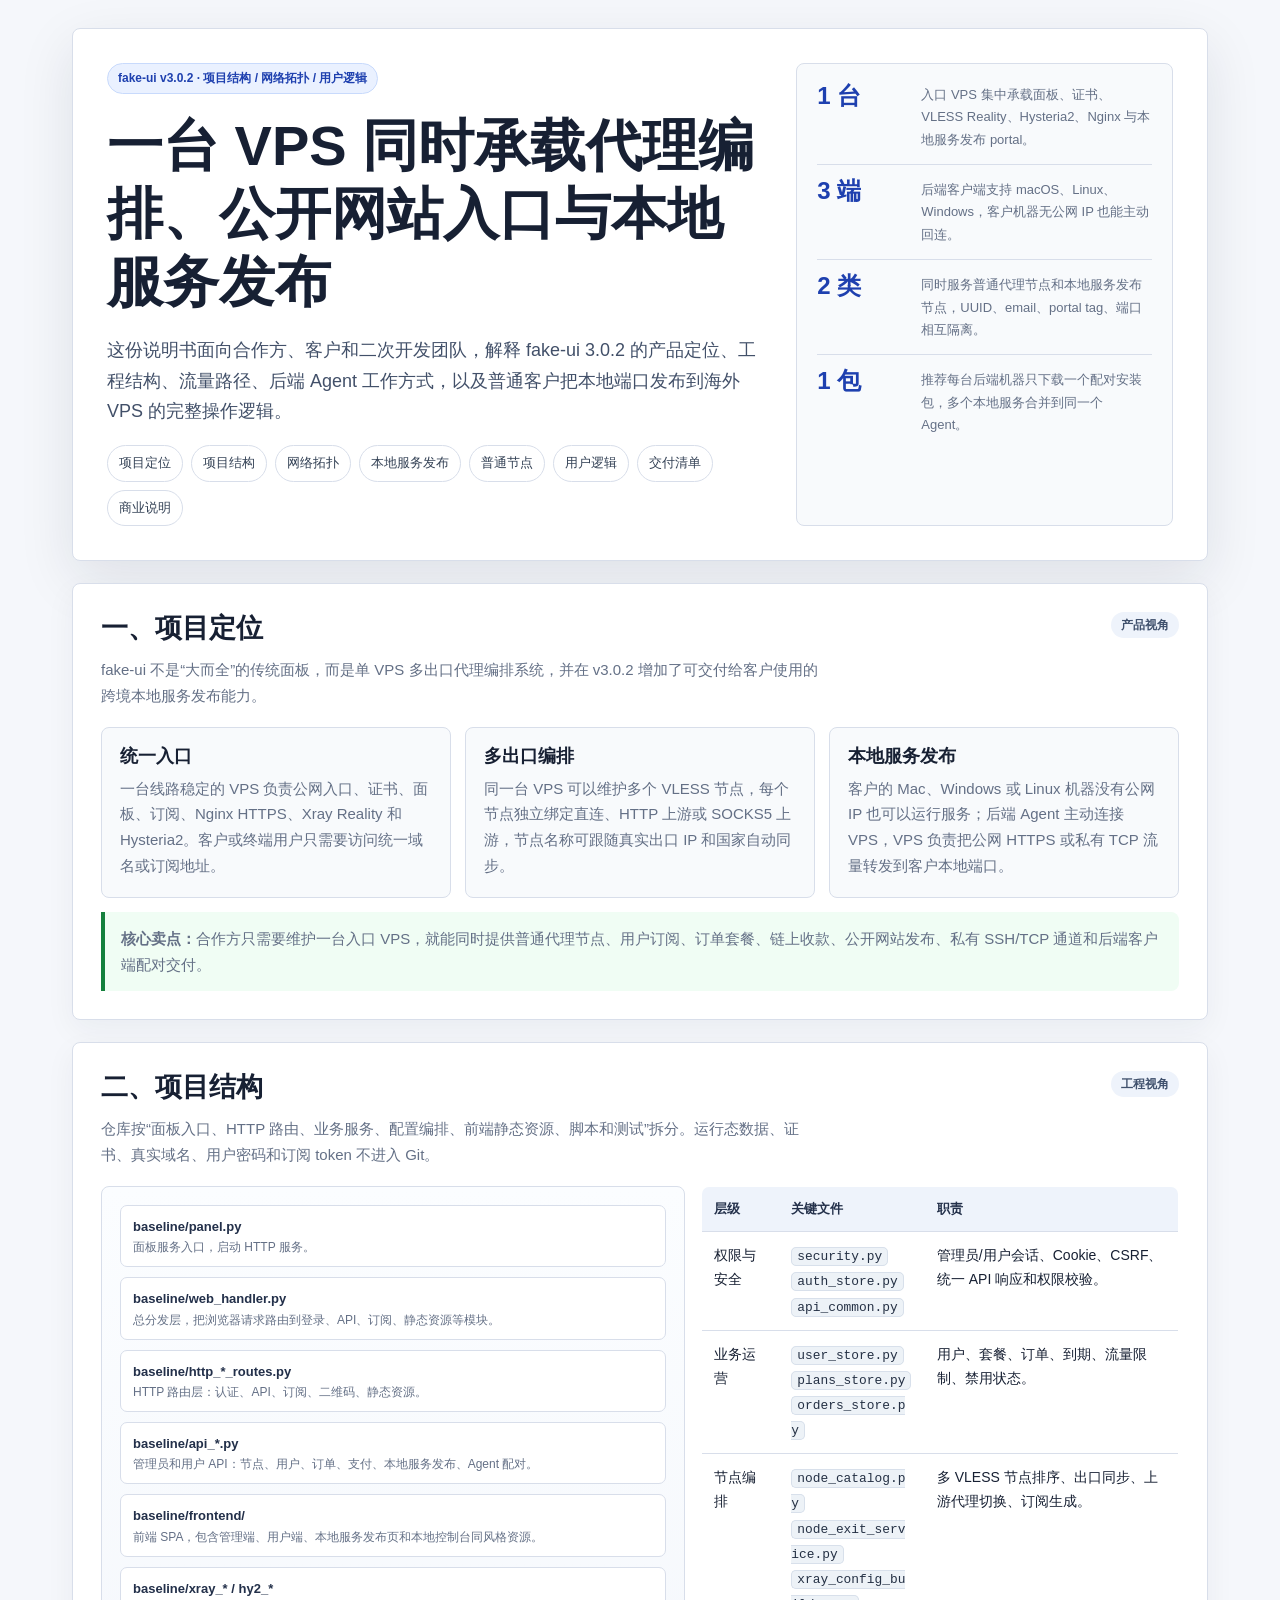
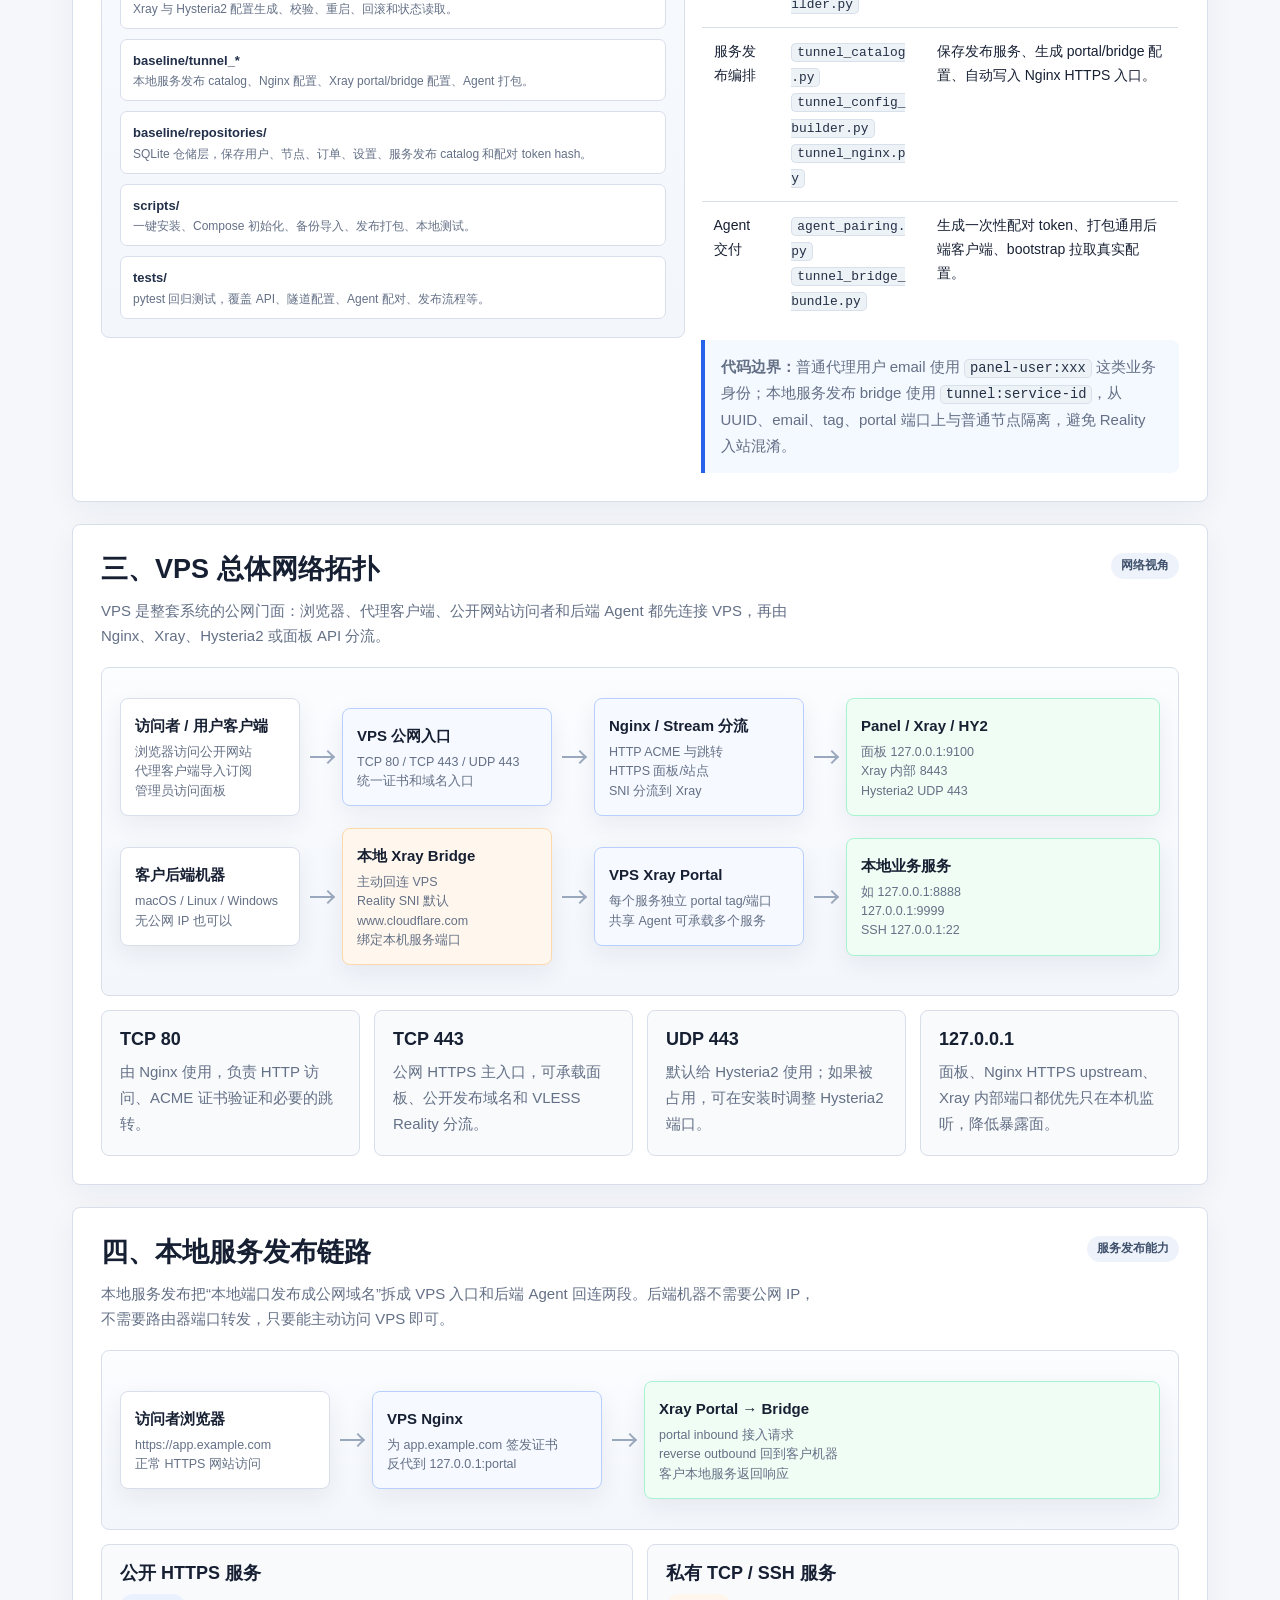
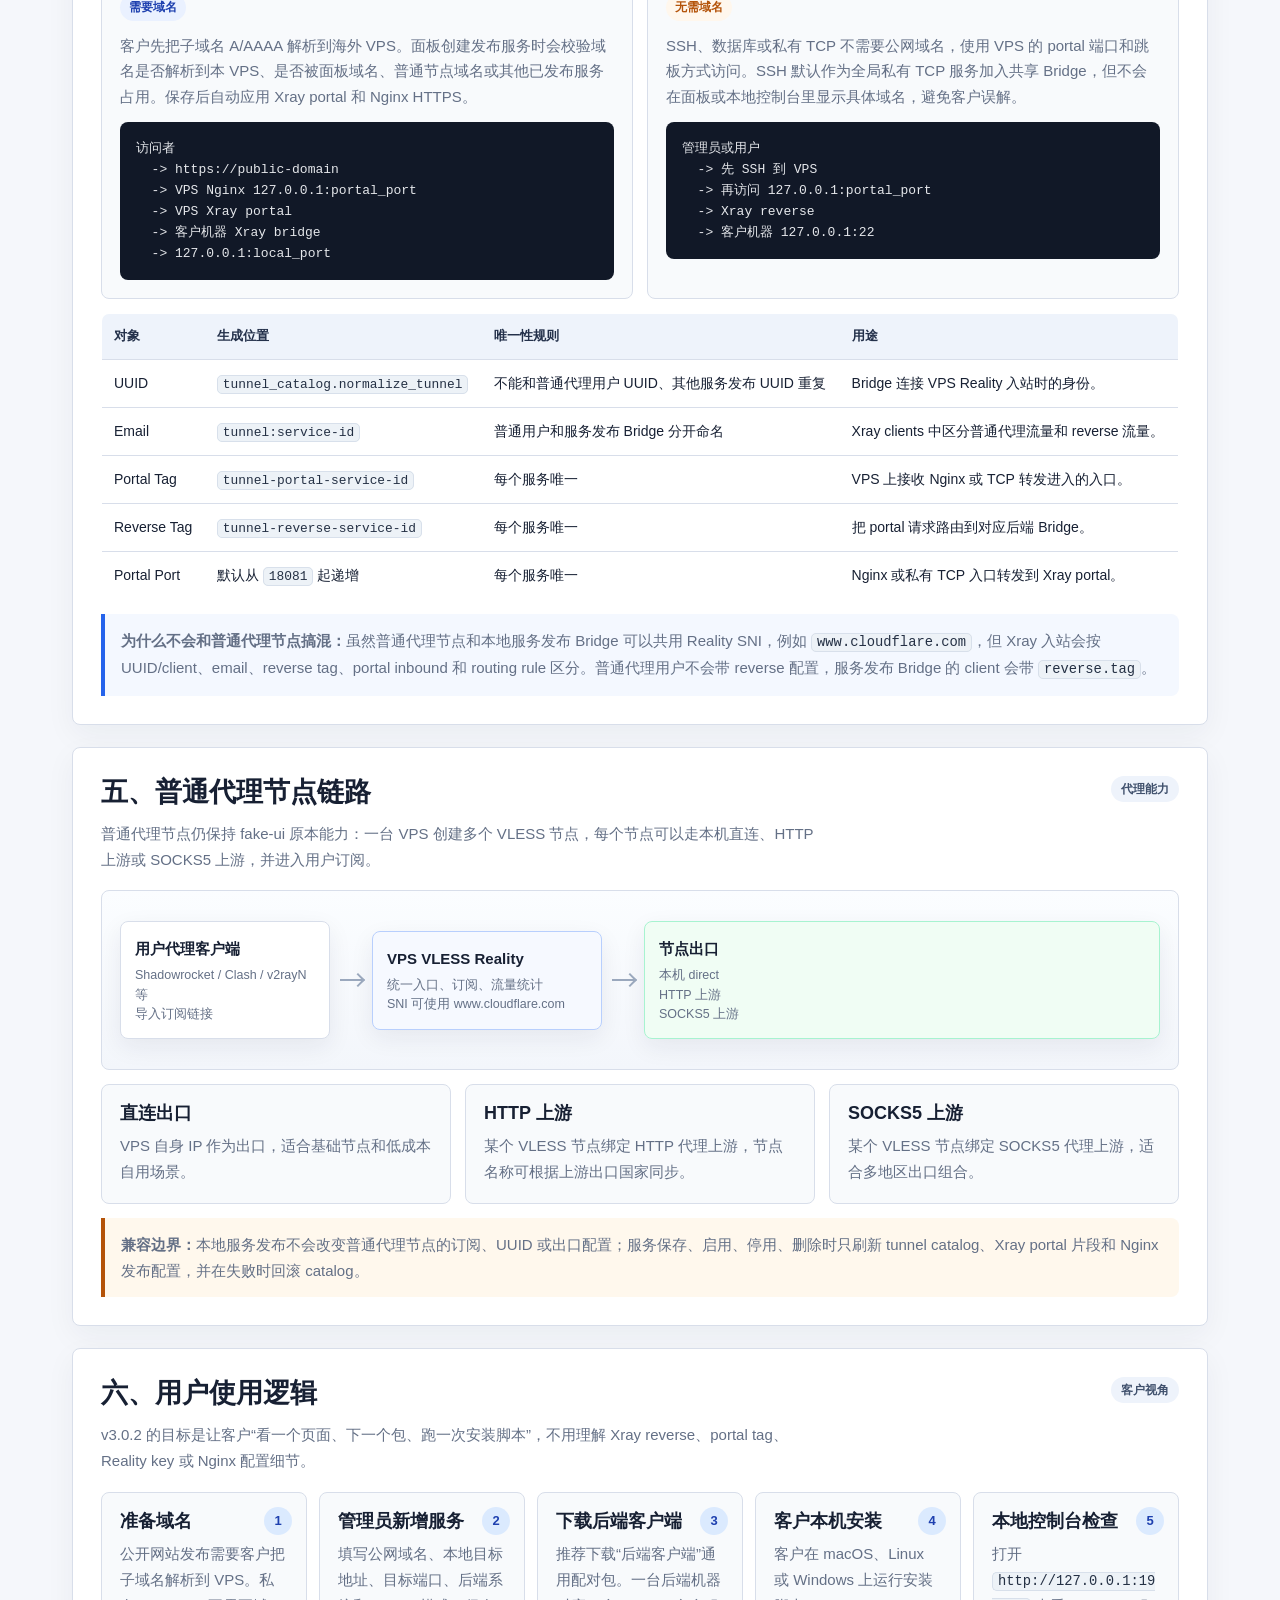
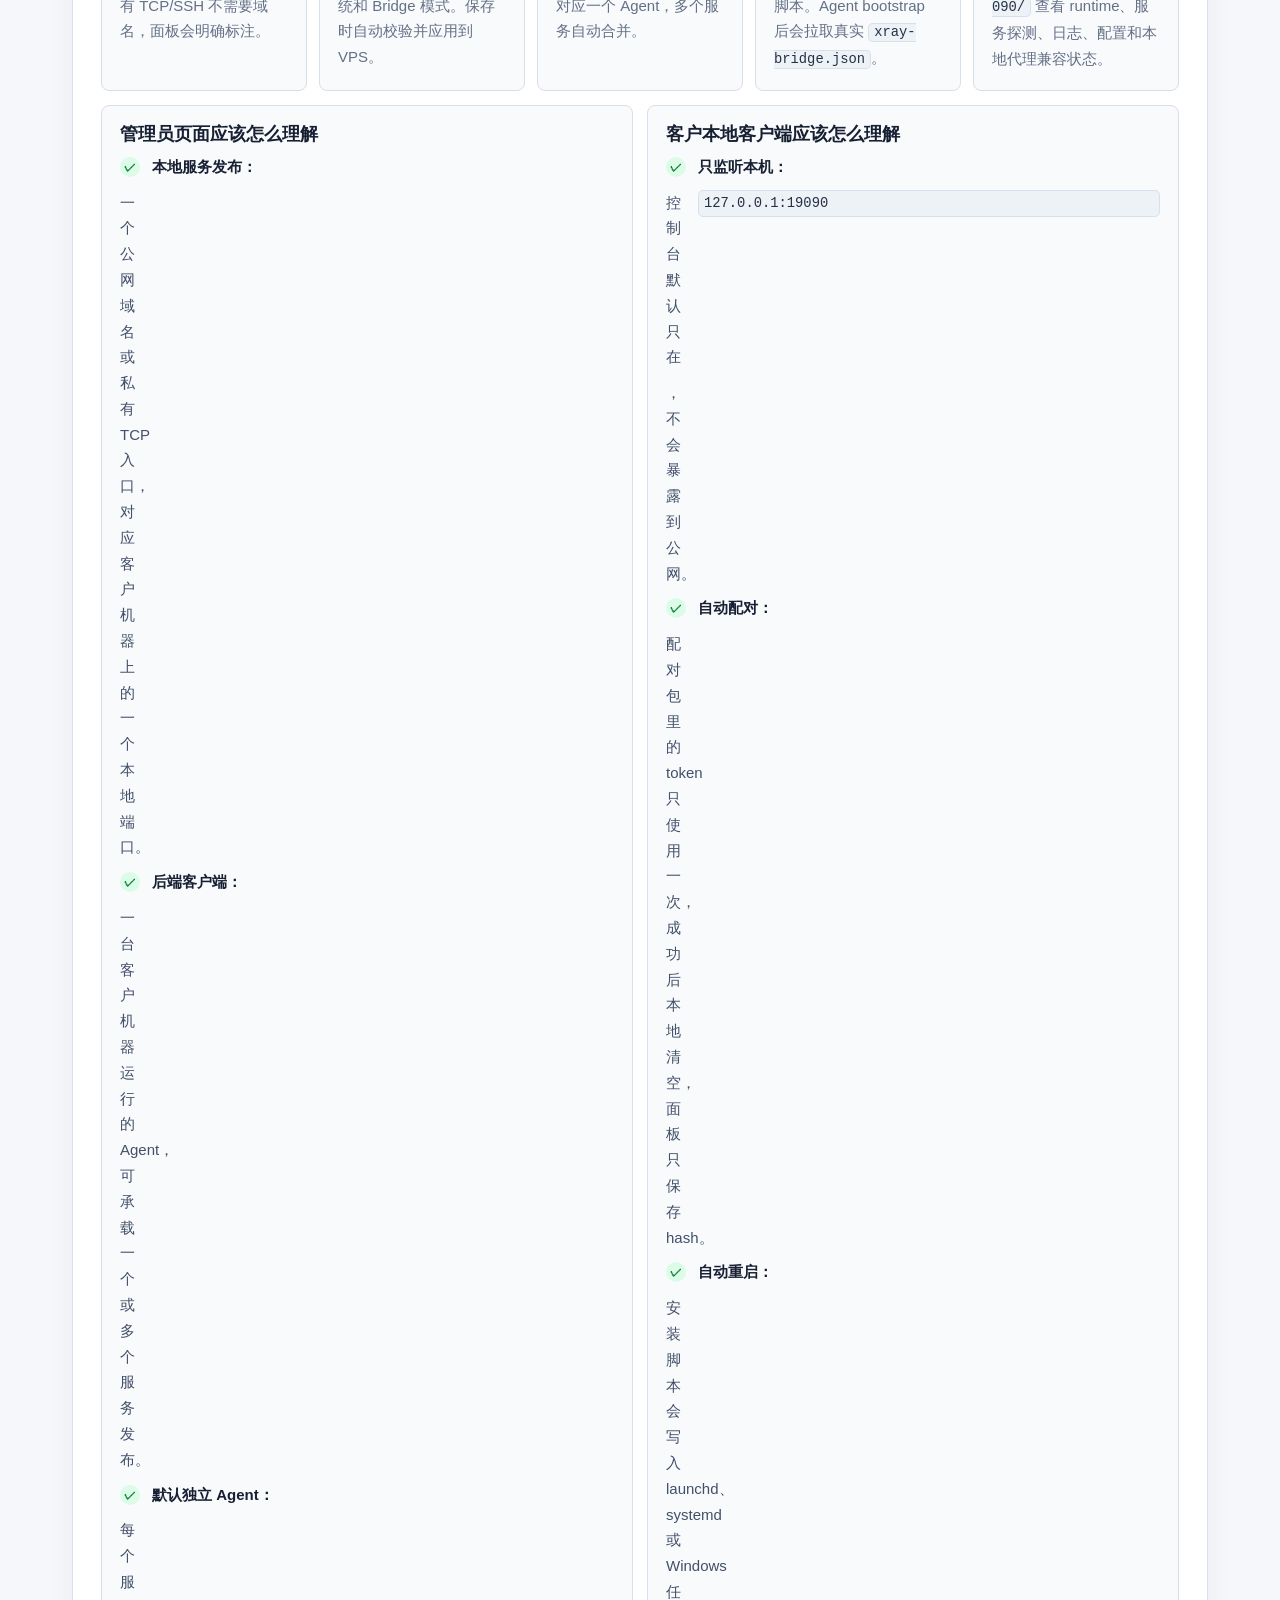
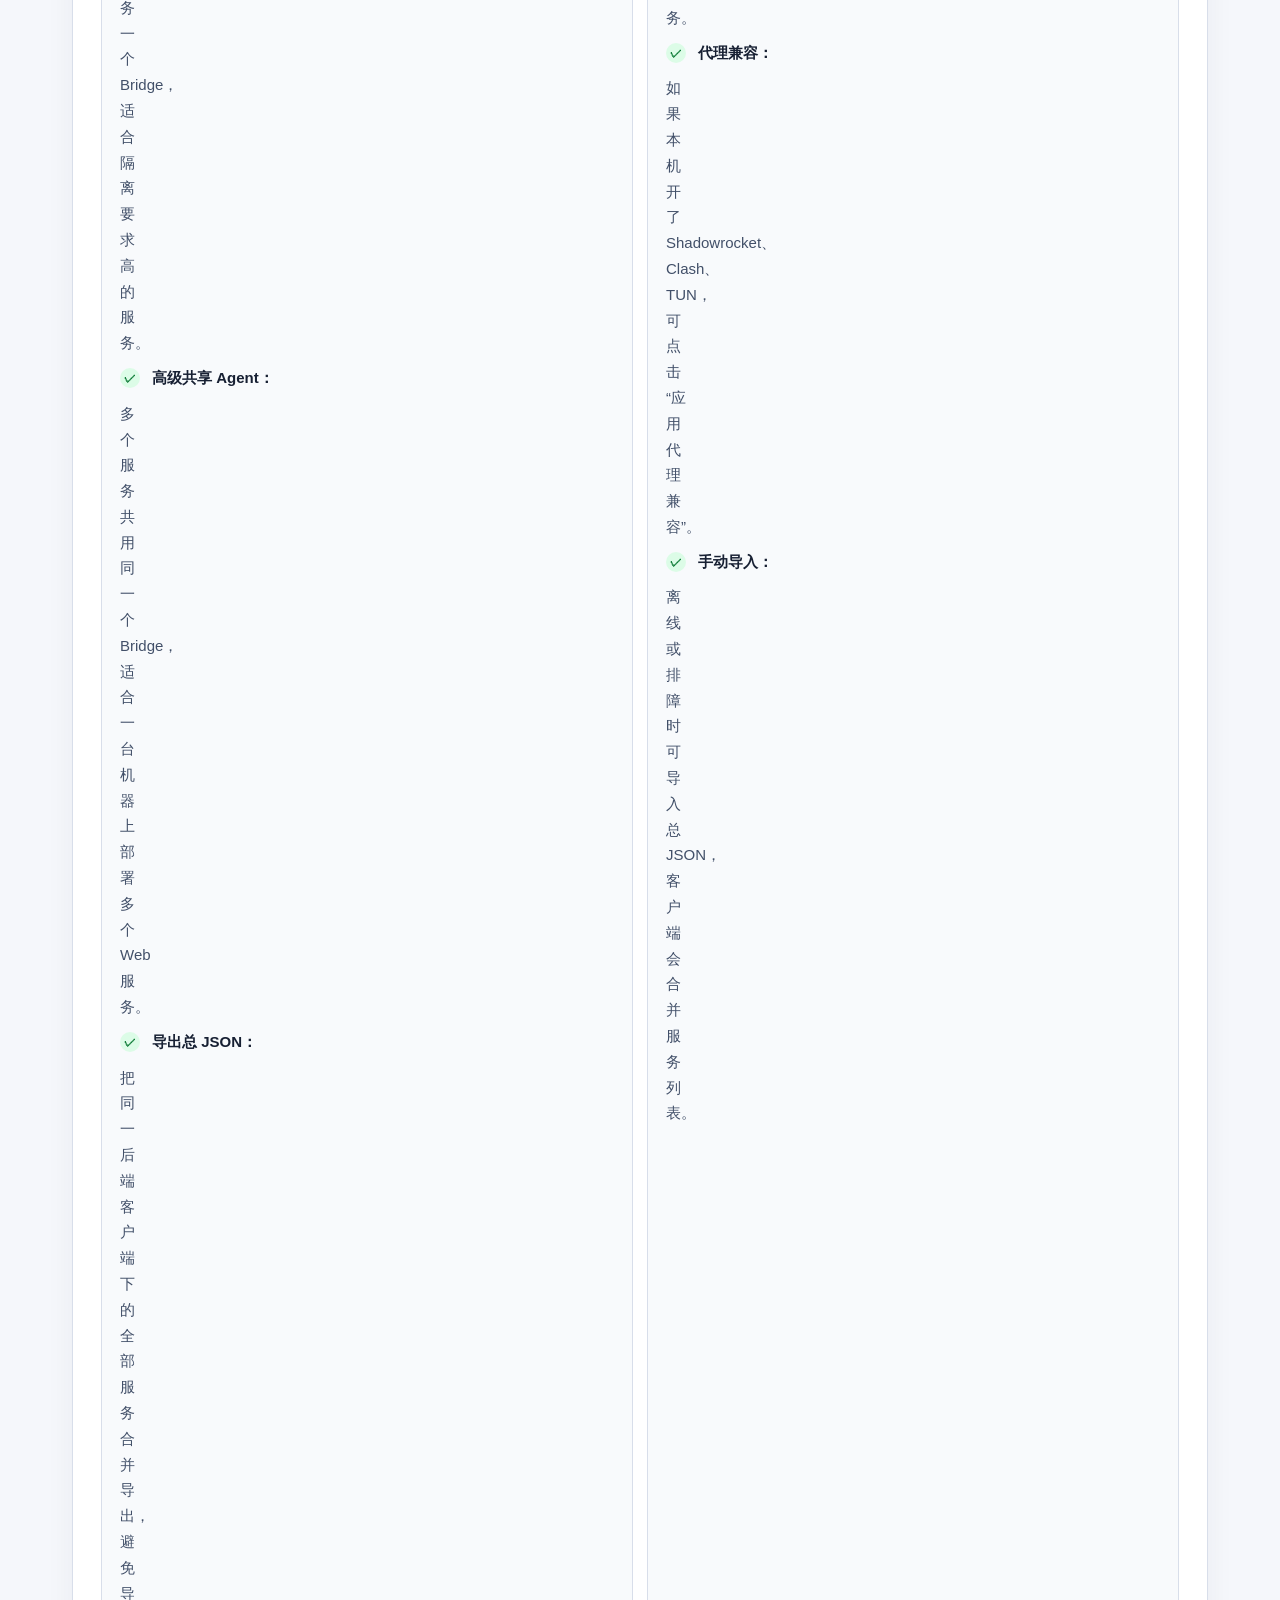
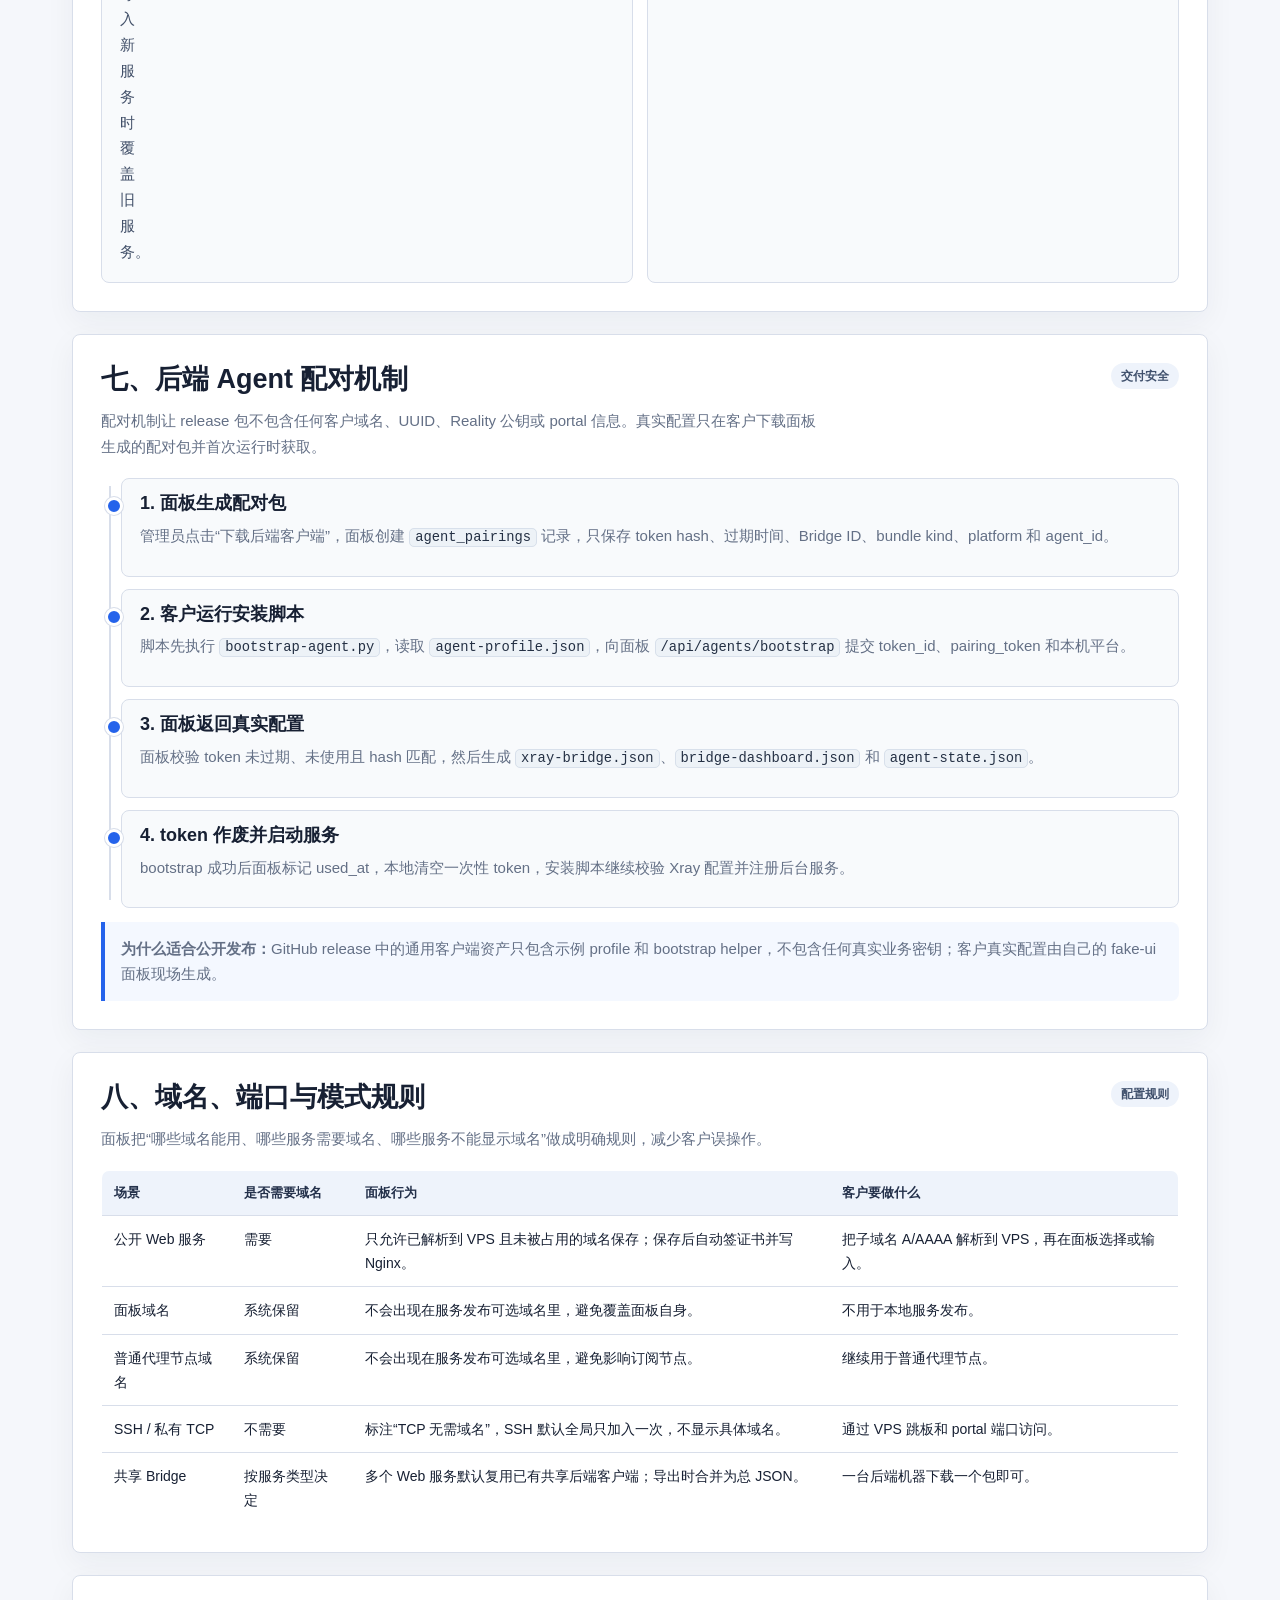
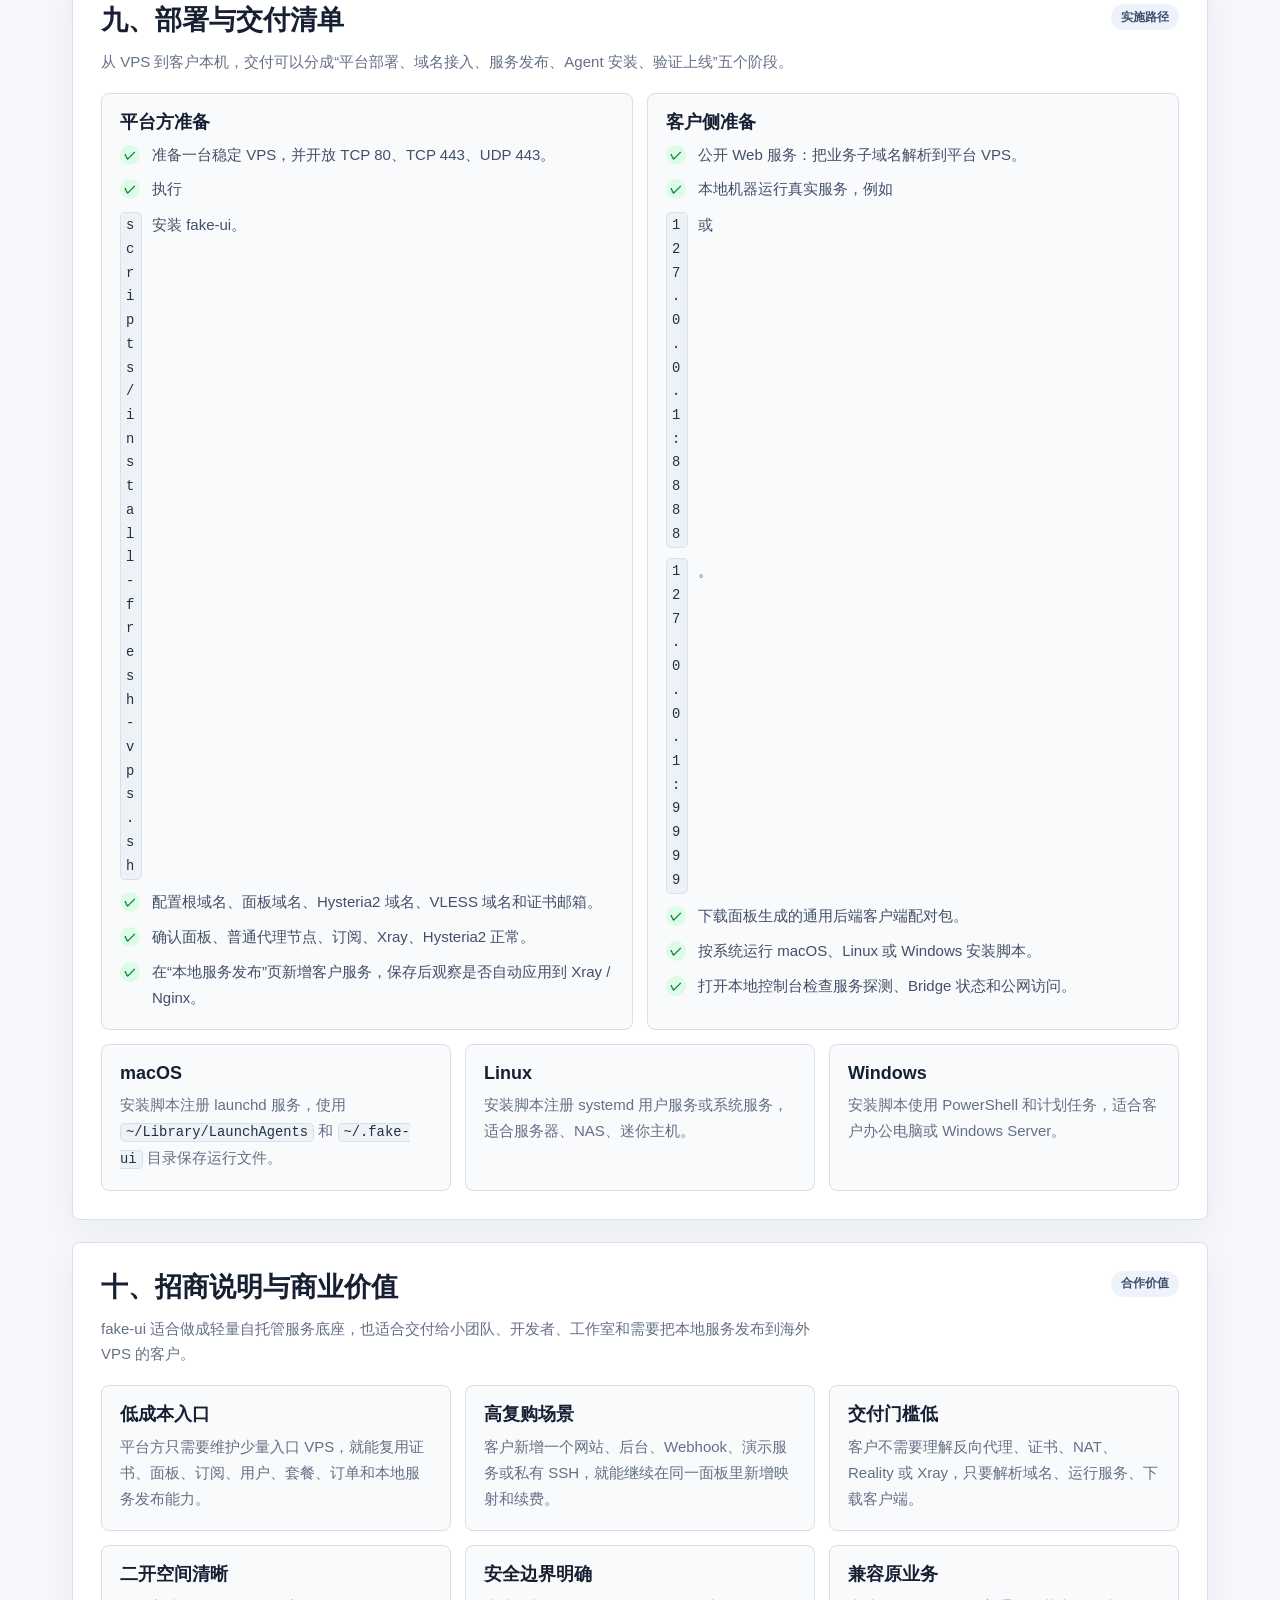
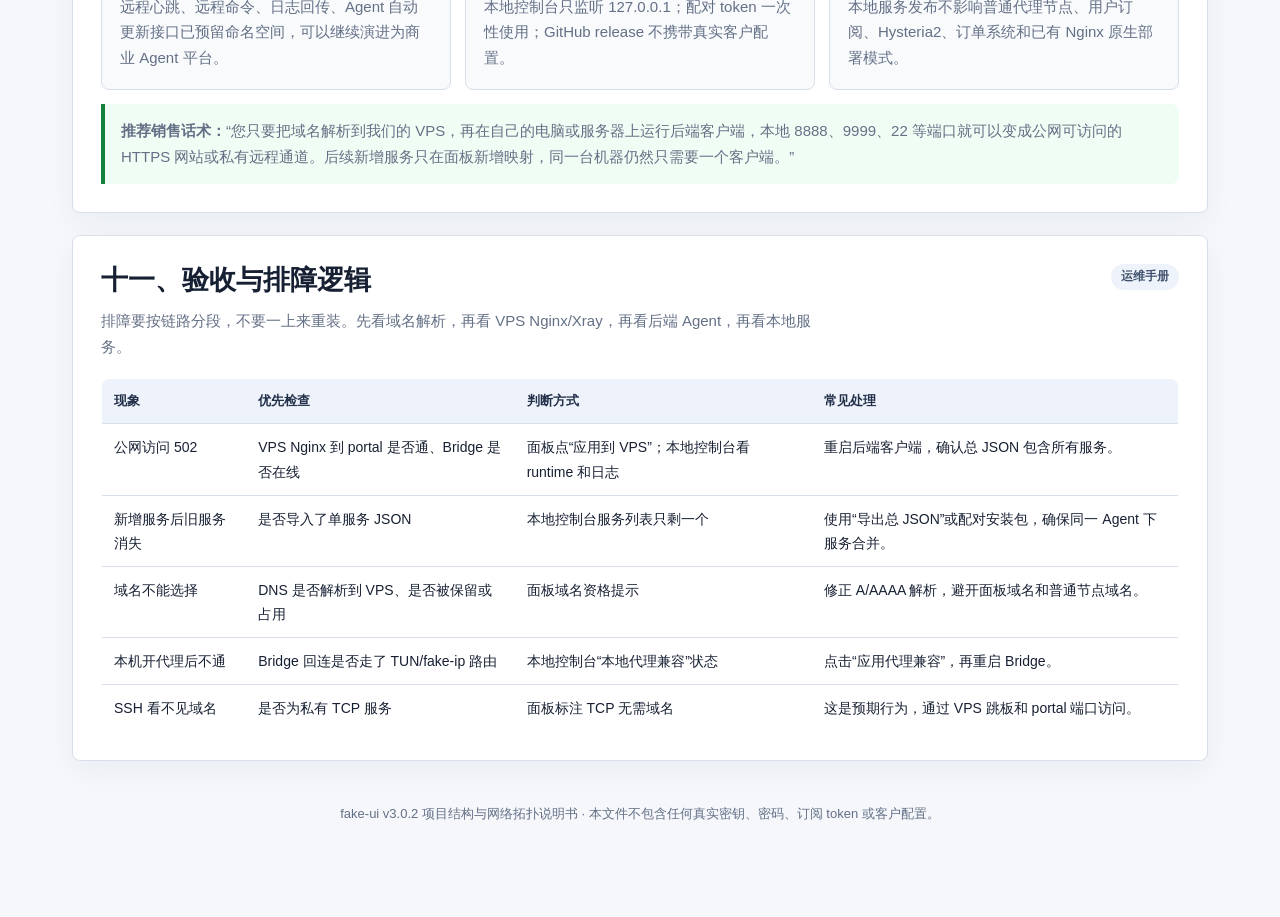
<file: docs/fake-ui-v3.0.2-project-brief.html>
<!doctype html>
<html lang="zh-CN">
<head>
  <meta charset="utf-8">
  <meta name="viewport" content="width=device-width, initial-scale=1">
  <title>fake-ui v3.0.2 项目结构与网络拓扑说明书</title>
  <style>
    :root {
      --bg: #f5f7fb;
      --paper: #ffffff;
      --ink: #172033;
      --muted: #647086;
      --line: #d8deea;
      --soft: #eef3fb;
      --soft-2: #f8fafc;
      --primary: #2563eb;
      --primary-dark: #1e40af;
      --accent: #0f766e;
      --warning: #b45309;
      --danger: #b91c1c;
      --good: #15803d;
      --shadow: 0 18px 55px rgba(23, 32, 51, 0.10);
      --radius: 8px;
      --mono: ui-monospace, SFMono-Regular, Menlo, Monaco, Consolas, "Liberation Mono", monospace;
      --sans: -apple-system, BlinkMacSystemFont, "Segoe UI", "PingFang SC", "Microsoft YaHei", sans-serif;
    }

    * {
      box-sizing: border-box;
    }

    html {
      scroll-behavior: smooth;
    }

    body {
      margin: 0;
      background: var(--bg);
      color: var(--ink);
      font-family: var(--sans);
      font-size: 15px;
      line-height: 1.72;
      overflow-x: hidden;
    }

    a {
      color: var(--primary);
      text-decoration: none;
    }

    a:hover {
      text-decoration: underline;
    }

    .page {
      max-width: 1180px;
      margin: 0 auto;
      padding: 28px 22px 72px;
    }

    .hero {
      background: var(--paper);
      border: 1px solid var(--line);
      border-radius: var(--radius);
      box-shadow: var(--shadow);
      padding: 34px;
      display: grid;
      grid-template-columns: minmax(0, 1.4fr) minmax(320px, 0.8fr);
      gap: 30px;
      align-items: stretch;
    }

    .hero > *,
    .grid > *,
    .split > *,
    .flow > *,
    .metric > * {
      min-width: 0;
    }

    .eyebrow {
      display: inline-flex;
      align-items: center;
      gap: 8px;
      color: var(--primary-dark);
      background: #eaf1ff;
      border: 1px solid #c8dafc;
      border-radius: 999px;
      padding: 4px 10px;
      font-size: 12px;
      font-weight: 700;
      letter-spacing: 0;
    }

    h1,
    h2,
    h3 {
      line-height: 1.22;
      letter-spacing: 0;
      margin: 0;
      overflow-wrap: anywhere;
    }

    h1 {
      margin-top: 18px;
      font-size: clamp(32px, 5vw, 56px);
      max-width: 780px;
    }

    h2 {
      font-size: 27px;
      margin-bottom: 12px;
    }

    h3 {
      font-size: 18px;
      margin-bottom: 8px;
    }

    p {
      margin: 0 0 12px;
      color: var(--muted);
      overflow-wrap: anywhere;
    }

    .lead {
      margin-top: 18px;
      font-size: 18px;
      color: #425069;
      max-width: 820px;
    }

    .hero-card {
      border: 1px solid var(--line);
      background: var(--soft-2);
      border-radius: var(--radius);
      padding: 20px;
      display: grid;
      gap: 14px;
      align-content: start;
    }

    .metric {
      display: grid;
      grid-template-columns: 92px minmax(0, 1fr);
      gap: 12px;
      align-items: start;
      padding-bottom: 13px;
      border-bottom: 1px solid var(--line);
    }

    .metric:last-child {
      padding-bottom: 0;
      border-bottom: 0;
    }

    .metric strong {
      display: block;
      font-size: 24px;
      line-height: 1;
      color: var(--primary-dark);
      white-space: nowrap;
    }

    .metric span {
      color: var(--muted);
      font-size: 13px;
      overflow-wrap: anywhere;
    }

    .toc {
      margin: 18px 0 0;
      display: flex;
      flex-wrap: wrap;
      gap: 8px;
    }

    .toc a {
      display: inline-flex;
      border: 1px solid var(--line);
      background: #fff;
      border-radius: 999px;
      padding: 6px 11px;
      color: #334155;
      font-size: 13px;
    }

    section {
      margin-top: 22px;
      background: var(--paper);
      border: 1px solid var(--line);
      border-radius: var(--radius);
      padding: 28px;
      box-shadow: 0 10px 30px rgba(23, 32, 51, 0.05);
    }

    .section-head {
      display: flex;
      justify-content: space-between;
      gap: 18px;
      align-items: flex-start;
      margin-bottom: 18px;
    }

    .section-head p {
      max-width: 720px;
      margin: 6px 0 0;
    }

    .tag {
      display: inline-flex;
      align-items: center;
      height: 26px;
      border-radius: 999px;
      padding: 0 10px;
      background: var(--soft);
      color: #40516d;
      font-size: 12px;
      font-weight: 700;
      white-space: nowrap;
    }

    .grid {
      display: grid;
      gap: 14px;
    }

    .grid.two {
      grid-template-columns: repeat(2, minmax(0, 1fr));
    }

    .grid.three {
      grid-template-columns: repeat(3, minmax(0, 1fr));
    }

    .grid.four {
      grid-template-columns: repeat(4, minmax(0, 1fr));
    }

    .card {
      border: 1px solid var(--line);
      border-radius: var(--radius);
      padding: 18px;
      background: var(--soft-2);
    }

    .card p:last-child,
    .note p:last-child {
      margin-bottom: 0;
    }

    .card strong {
      color: var(--ink);
    }

    .num {
      display: inline-grid;
      place-items: center;
      width: 28px;
      height: 28px;
      border-radius: 50%;
      background: var(--primary);
      color: #fff;
      font-weight: 800;
      font-size: 13px;
      margin-right: 8px;
    }

    .pill {
      display: inline-flex;
      align-items: center;
      border-radius: 999px;
      padding: 3px 9px;
      background: #e8f7ef;
      color: var(--good);
      font-size: 12px;
      font-weight: 700;
      white-space: nowrap;
    }

    .pill.warn {
      background: #fff7ed;
      color: var(--warning);
    }

    .pill.blue {
      background: #eaf1ff;
      color: var(--primary-dark);
    }

    .note {
      border-left: 4px solid var(--primary);
      background: #f4f8ff;
      border-radius: 0 var(--radius) var(--radius) 0;
      padding: 14px 16px;
      color: #40516d;
      margin-top: 14px;
    }

    .note.warning {
      border-left-color: var(--warning);
      background: #fff8ed;
    }

    .note.good {
      border-left-color: var(--good);
      background: #f0fdf4;
    }

    table {
      width: 100%;
      max-width: 100%;
      border-collapse: collapse;
      overflow: hidden;
      border-radius: var(--radius);
      border: 1px solid var(--line);
      background: #fff;
      font-size: 14px;
    }

    th,
    td {
      padding: 11px 12px;
      border-bottom: 1px solid var(--line);
      text-align: left;
      vertical-align: top;
      overflow-wrap: anywhere;
    }

    th {
      background: #eef3fb;
      color: #23304a;
      font-size: 13px;
      white-space: nowrap;
    }

    tr:last-child td {
      border-bottom: 0;
    }

    code {
      font-family: var(--mono);
      font-size: 0.92em;
      background: #edf2f7;
      border: 1px solid #d8e0eb;
      border-radius: 5px;
      padding: 1px 5px;
      color: #243044;
      overflow-wrap: anywhere;
    }

    pre {
      margin: 0;
      white-space: pre-wrap;
      word-break: break-word;
      background: #111827;
      color: #e5e7eb;
      border-radius: var(--radius);
      padding: 16px;
      font-family: var(--mono);
      font-size: 13px;
      line-height: 1.62;
      overflow: auto;
    }

    .diagram {
      border: 1px solid var(--line);
      border-radius: var(--radius);
      background: linear-gradient(180deg, #fbfdff 0%, #f3f6fb 100%);
      padding: 18px;
      overflow: auto;
    }

    .lane {
      display: grid;
      grid-template-columns: 210px 42px 230px 42px minmax(240px, 1fr);
      gap: 0;
      align-items: center;
      min-width: 820px;
      margin: 12px 0;
    }

    .lane.wide {
      grid-template-columns: 180px 42px 210px 42px 210px 42px minmax(230px, 1fr);
      min-width: 980px;
    }

    .node {
      border: 1px solid var(--line);
      border-radius: var(--radius);
      background: #fff;
      padding: 14px;
      min-height: 96px;
      box-shadow: 0 8px 24px rgba(23, 32, 51, 0.07);
    }

    .node strong {
      display: block;
      color: var(--ink);
      margin-bottom: 4px;
    }

    .node small {
      display: block;
      color: var(--muted);
      line-height: 1.55;
    }

    .node.primary {
      border-color: #b8cffd;
      background: #f6f9ff;
    }

    .node.accent {
      border-color: #a7f3d0;
      background: #f0fdf4;
    }

    .node.warn {
      border-color: #fed7aa;
      background: #fff7ed;
    }

    .arrow {
      height: 2px;
      background: #9aa8bd;
      position: relative;
      margin: 0 10px;
    }

    .arrow::after {
      content: "";
      position: absolute;
      right: -1px;
      top: 50%;
      width: 8px;
      height: 8px;
      border-top: 2px solid #9aa8bd;
      border-right: 2px solid #9aa8bd;
      transform: translateY(-50%) rotate(45deg);
    }

    .stacked {
      display: grid;
      gap: 10px;
    }

    .mini {
      border: 1px solid var(--line);
      border-radius: 7px;
      background: #fff;
      padding: 10px 12px;
    }

    .mini strong {
      display: block;
      font-size: 13px;
      color: #23304a;
    }

    .mini span {
      display: block;
      color: var(--muted);
      font-size: 12px;
      line-height: 1.5;
    }

    .flow {
      display: grid;
      grid-template-columns: repeat(5, minmax(0, 1fr));
      gap: 12px;
      counter-reset: flow;
    }

    .flow .card {
      position: relative;
      min-height: 180px;
    }

    .flow .card::before {
      counter-increment: flow;
      content: counter(flow);
      position: absolute;
      right: 14px;
      top: 14px;
      width: 28px;
      height: 28px;
      border-radius: 50%;
      display: grid;
      place-items: center;
      background: #dbeafe;
      color: var(--primary-dark);
      font-weight: 800;
      font-size: 13px;
    }

    .split {
      display: grid;
      grid-template-columns: minmax(0, 1fr) minmax(340px, 0.82fr);
      gap: 16px;
      align-items: start;
    }

    .checklist {
      display: grid;
      gap: 9px;
      margin: 0;
      padding: 0;
      list-style: none;
    }

    .checklist li {
      display: grid;
      grid-template-columns: 22px minmax(0, 1fr);
      gap: 10px;
      align-items: start;
      color: #425069;
    }

    .checklist li::before {
      content: "✓";
      display: grid;
      place-items: center;
      width: 20px;
      height: 20px;
      border-radius: 50%;
      background: #dcfce7;
      color: var(--good);
      font-size: 12px;
      font-weight: 900;
      margin-top: 3px;
    }

    .timeline {
      display: grid;
      gap: 12px;
      position: relative;
      padding-left: 20px;
    }

    .timeline::before {
      content: "";
      position: absolute;
      left: 8px;
      top: 8px;
      bottom: 8px;
      width: 2px;
      background: var(--line);
    }

    .timeline-item {
      position: relative;
      border: 1px solid var(--line);
      border-radius: var(--radius);
      background: var(--soft-2);
      padding: 14px 14px 14px 18px;
    }

    .timeline-item::before {
      content: "";
      position: absolute;
      left: -17px;
      top: 18px;
      width: 12px;
      height: 12px;
      border-radius: 50%;
      background: var(--primary);
      border: 3px solid #fff;
      box-shadow: 0 0 0 1px var(--line);
    }

    .footer {
      margin: 22px 0 0;
      padding: 20px;
      color: var(--muted);
      text-align: center;
      font-size: 13px;
    }

    @media (max-width: 980px) {
      .hero,
      .split,
      .grid.two,
      .grid.three,
      .grid.four {
        grid-template-columns: 1fr;
      }

      .flow {
        grid-template-columns: 1fr;
      }

      .section-head {
        display: block;
      }
    }

    @media (max-width: 560px) {
      .page {
        padding: 16px 12px 48px;
      }

      .hero,
      section {
        padding: 22px;
      }

      h1 {
        font-size: 30px;
      }

      h2 {
        font-size: 24px;
      }

      .lead {
        font-size: 16px;
      }

      .hero-card {
        padding: 16px;
      }

      .metric {
        grid-template-columns: 58px minmax(0, 1fr);
      }

      .metric strong {
        font-size: 22px;
      }

      .toc a {
        font-size: 12px;
        padding: 5px 9px;
      }

      table {
        display: block;
        overflow-x: auto;
      }

      th {
        white-space: normal;
      }
    }

    @media print {
      body {
        background: #fff;
        font-size: 13px;
      }

      .page {
        max-width: none;
        padding: 0;
      }

      .hero,
      section {
        box-shadow: none;
        break-inside: avoid;
      }

      .toc {
        display: none;
      }
    }
  </style>
</head>
<body>
  <main class="page">
    <header class="hero">
      <div>
        <span class="eyebrow">fake-ui v3.0.2 · 项目结构 / 网络拓扑 / 用户逻辑</span>
        <h1>一台 VPS 同时承载代理编排、公开网站入口与本地服务发布</h1>
        <p class="lead">这份说明书面向合作方、客户和二次开发团队，解释 fake-ui 3.0.2 的产品定位、工程结构、流量路径、后端 Agent 工作方式，以及普通客户把本地端口发布到海外 VPS 的完整操作逻辑。</p>
        <nav class="toc" aria-label="目录">
          <a href="#position">项目定位</a>
          <a href="#structure">项目结构</a>
          <a href="#topology">网络拓扑</a>
          <a href="#tunnel">本地服务发布</a>
          <a href="#proxy">普通节点</a>
          <a href="#user-flow">用户逻辑</a>
          <a href="#delivery">交付清单</a>
          <a href="#commercial">商业说明</a>
        </nav>
      </div>
      <aside class="hero-card" aria-label="关键指标">
        <div class="metric">
          <strong>1 台</strong>
          <span>入口 VPS 集中承载面板、证书、VLESS Reality、Hysteria2、Nginx 与本地服务发布 portal。</span>
        </div>
        <div class="metric">
          <strong>3 端</strong>
          <span>后端客户端支持 macOS、Linux、Windows，客户机器无公网 IP 也能主动回连。</span>
        </div>
        <div class="metric">
          <strong>2 类</strong>
          <span>同时服务普通代理节点和本地服务发布节点，UUID、email、portal tag、端口相互隔离。</span>
        </div>
        <div class="metric">
          <strong>1 包</strong>
          <span>推荐每台后端机器只下载一个配对安装包，多个本地服务合并到同一个 Agent。</span>
        </div>
      </aside>
    </header>

    <section id="position">
      <div class="section-head">
        <div>
          <h2>一、项目定位</h2>
          <p>fake-ui 不是“大而全”的传统面板，而是单 VPS 多出口代理编排系统，并在 v3.0.2 增加了可交付给客户使用的跨境本地服务发布能力。</p>
        </div>
        <span class="tag">产品视角</span>
      </div>
      <div class="grid three">
        <article class="card">
          <h3>统一入口</h3>
          <p>一台线路稳定的 VPS 负责公网入口、证书、面板、订阅、Nginx HTTPS、Xray Reality 和 Hysteria2。客户或终端用户只需要访问统一域名或订阅地址。</p>
        </article>
        <article class="card">
          <h3>多出口编排</h3>
          <p>同一台 VPS 可以维护多个 VLESS 节点，每个节点独立绑定直连、HTTP 上游或 SOCKS5 上游，节点名称可跟随真实出口 IP 和国家自动同步。</p>
        </article>
        <article class="card">
          <h3>本地服务发布</h3>
          <p>客户的 Mac、Windows 或 Linux 机器没有公网 IP 也可以运行服务；后端 Agent 主动连接 VPS，VPS 负责把公网 HTTPS 或私有 TCP 流量转发到客户本地端口。</p>
        </article>
      </div>
      <div class="note good">
        <p><strong>核心卖点：</strong>合作方只需要维护一台入口 VPS，就能同时提供普通代理节点、用户订阅、订单套餐、链上收款、公开网站发布、私有 SSH/TCP 通道和后端客户端配对交付。</p>
      </div>
    </section>

    <section id="structure">
      <div class="section-head">
        <div>
          <h2>二、项目结构</h2>
          <p>仓库按“面板入口、HTTP 路由、业务服务、配置编排、前端静态资源、脚本和测试”拆分。运行态数据、证书、真实域名、用户密码和订阅 token 不进入 Git。</p>
        </div>
        <span class="tag">工程视角</span>
      </div>
      <div class="split">
        <div class="diagram" aria-label="项目结构图">
          <div class="stacked">
            <div class="mini"><strong>baseline/panel.py</strong><span>面板服务入口，启动 HTTP 服务。</span></div>
            <div class="mini"><strong>baseline/web_handler.py</strong><span>总分发层，把浏览器请求路由到登录、API、订阅、静态资源等模块。</span></div>
            <div class="mini"><strong>baseline/http_*_routes.py</strong><span>HTTP 路由层：认证、API、订阅、二维码、静态资源。</span></div>
            <div class="mini"><strong>baseline/api_*.py</strong><span>管理员和用户 API：节点、用户、订单、支付、本地服务发布、Agent 配对。</span></div>
            <div class="mini"><strong>baseline/frontend/</strong><span>前端 SPA，包含管理端、用户端、本地服务发布页和本地控制台同风格资源。</span></div>
            <div class="mini"><strong>baseline/xray_* / hy2_*</strong><span>Xray 与 Hysteria2 配置生成、校验、重启、回滚和状态读取。</span></div>
            <div class="mini"><strong>baseline/tunnel_*</strong><span>本地服务发布 catalog、Nginx 配置、Xray portal/bridge 配置、Agent 打包。</span></div>
            <div class="mini"><strong>baseline/repositories/</strong><span>SQLite 仓储层，保存用户、节点、订单、设置、服务发布 catalog 和配对 token hash。</span></div>
            <div class="mini"><strong>scripts/</strong><span>一键安装、Compose 初始化、备份导入、发布打包、本地测试。</span></div>
            <div class="mini"><strong>tests/</strong><span>pytest 回归测试，覆盖 API、隧道配置、Agent 配对、发布流程等。</span></div>
          </div>
        </div>
        <div>
          <table>
            <thead>
              <tr>
                <th>层级</th>
                <th>关键文件</th>
                <th>职责</th>
              </tr>
            </thead>
            <tbody>
              <tr>
                <td>权限与安全</td>
                <td><code>security.py</code><br><code>auth_store.py</code><br><code>api_common.py</code></td>
                <td>管理员/用户会话、Cookie、CSRF、统一 API 响应和权限校验。</td>
              </tr>
              <tr>
                <td>业务运营</td>
                <td><code>user_store.py</code><br><code>plans_store.py</code><br><code>orders_store.py</code></td>
                <td>用户、套餐、订单、到期、流量限制、禁用状态。</td>
              </tr>
              <tr>
                <td>节点编排</td>
                <td><code>node_catalog.py</code><br><code>node_exit_service.py</code><br><code>xray_config_builder.py</code></td>
                <td>多 VLESS 节点排序、出口同步、上游代理切换、订阅生成。</td>
              </tr>
              <tr>
                <td>服务发布编排</td>
                <td><code>tunnel_catalog.py</code><br><code>tunnel_config_builder.py</code><br><code>tunnel_nginx.py</code></td>
                <td>保存发布服务、生成 portal/bridge 配置、自动写入 Nginx HTTPS 入口。</td>
              </tr>
              <tr>
                <td>Agent 交付</td>
                <td><code>agent_pairing.py</code><br><code>tunnel_bridge_bundle.py</code></td>
                <td>生成一次性配对 token、打包通用后端客户端、bootstrap 拉取真实配置。</td>
              </tr>
            </tbody>
          </table>
          <div class="note">
            <p><strong>代码边界：</strong>普通代理用户 email 使用 <code>panel-user:xxx</code> 这类业务身份；本地服务发布 bridge 使用 <code>tunnel:service-id</code>，从 UUID、email、tag、portal 端口上与普通节点隔离，避免 Reality 入站混淆。</p>
          </div>
        </div>
      </div>
    </section>

    <section id="topology">
      <div class="section-head">
        <div>
          <h2>三、VPS 总体网络拓扑</h2>
          <p>VPS 是整套系统的公网门面：浏览器、代理客户端、公开网站访问者和后端 Agent 都先连接 VPS，再由 Nginx、Xray、Hysteria2 或面板 API 分流。</p>
        </div>
        <span class="tag">网络视角</span>
      </div>
      <div class="diagram">
        <div class="lane wide">
          <div class="node">
            <strong>访问者 / 用户客户端</strong>
            <small>浏览器访问公开网站<br>代理客户端导入订阅<br>管理员访问面板</small>
          </div>
          <div class="arrow"></div>
          <div class="node primary">
            <strong>VPS 公网入口</strong>
            <small>TCP 80 / TCP 443 / UDP 443<br>统一证书和域名入口</small>
          </div>
          <div class="arrow"></div>
          <div class="node primary">
            <strong>Nginx / Stream 分流</strong>
            <small>HTTP ACME 与跳转<br>HTTPS 面板/站点<br>SNI 分流到 Xray</small>
          </div>
          <div class="arrow"></div>
          <div class="node accent">
            <strong>Panel / Xray / HY2</strong>
            <small>面板 127.0.0.1:9100<br>Xray 内部 8443<br>Hysteria2 UDP 443</small>
          </div>
        </div>
        <div class="lane wide">
          <div class="node">
            <strong>客户后端机器</strong>
            <small>macOS / Linux / Windows<br>无公网 IP 也可以</small>
          </div>
          <div class="arrow"></div>
          <div class="node warn">
            <strong>本地 Xray Bridge</strong>
            <small>主动回连 VPS<br>Reality SNI 默认 www.cloudflare.com<br>绑定本机服务端口</small>
          </div>
          <div class="arrow"></div>
          <div class="node primary">
            <strong>VPS Xray Portal</strong>
            <small>每个服务独立 portal tag/端口<br>共享 Agent 可承载多个服务</small>
          </div>
          <div class="arrow"></div>
          <div class="node accent">
            <strong>本地业务服务</strong>
            <small>如 127.0.0.1:8888<br>127.0.0.1:9999<br>SSH 127.0.0.1:22</small>
          </div>
        </div>
      </div>
      <div class="grid four" style="margin-top: 14px;">
        <article class="card">
          <h3>TCP 80</h3>
          <p>由 Nginx 使用，负责 HTTP 访问、ACME 证书验证和必要的跳转。</p>
        </article>
        <article class="card">
          <h3>TCP 443</h3>
          <p>公网 HTTPS 主入口，可承载面板、公开发布域名和 VLESS Reality 分流。</p>
        </article>
        <article class="card">
          <h3>UDP 443</h3>
          <p>默认给 Hysteria2 使用；如果被占用，可在安装时调整 Hysteria2 端口。</p>
        </article>
        <article class="card">
          <h3>127.0.0.1</h3>
          <p>面板、Nginx HTTPS upstream、Xray 内部端口都优先只在本机监听，降低暴露面。</p>
        </article>
      </div>
    </section>

    <section id="tunnel">
      <div class="section-head">
        <div>
          <h2>四、本地服务发布链路</h2>
          <p>本地服务发布把“本地端口发布成公网域名”拆成 VPS 入口和后端 Agent 回连两段。后端机器不需要公网 IP，不需要路由器端口转发，只要能主动访问 VPS 即可。</p>
        </div>
        <span class="tag">服务发布能力</span>
      </div>
      <div class="diagram">
        <div class="lane">
          <div class="node">
            <strong>访问者浏览器</strong>
            <small>https://app.example.com<br>正常 HTTPS 网站访问</small>
          </div>
          <div class="arrow"></div>
          <div class="node primary">
            <strong>VPS Nginx</strong>
            <small>为 app.example.com 签发证书<br>反代到 127.0.0.1:portal</small>
          </div>
          <div class="arrow"></div>
          <div class="node accent">
            <strong>Xray Portal → Bridge</strong>
            <small>portal inbound 接入请求<br>reverse outbound 回到客户机器<br>客户本地服务返回响应</small>
          </div>
        </div>
      </div>
      <div class="grid two" style="margin-top: 14px;">
        <article class="card">
          <h3>公开 HTTPS 服务</h3>
          <p><span class="pill blue">需要域名</span></p>
          <p>客户先把子域名 A/AAAA 解析到海外 VPS。面板创建发布服务时会校验域名是否解析到本 VPS、是否被面板域名、普通节点域名或其他已发布服务占用。保存后自动应用 Xray portal 和 Nginx HTTPS。</p>
          <pre>访问者
  -> https://public-domain
  -> VPS Nginx 127.0.0.1:portal_port
  -> VPS Xray portal
  -> 客户机器 Xray bridge
  -> 127.0.0.1:local_port</pre>
        </article>
        <article class="card">
          <h3>私有 TCP / SSH 服务</h3>
          <p><span class="pill warn">无需域名</span></p>
          <p>SSH、数据库或私有 TCP 不需要公网域名，使用 VPS 的 portal 端口和跳板方式访问。SSH 默认作为全局私有 TCP 服务加入共享 Bridge，但不会在面板或本地控制台里显示具体域名，避免客户误解。</p>
          <pre>管理员或用户
  -> 先 SSH 到 VPS
  -> 再访问 127.0.0.1:portal_port
  -> Xray reverse
  -> 客户机器 127.0.0.1:22</pre>
        </article>
      </div>
      <table style="margin-top: 14px;">
        <thead>
          <tr>
            <th>对象</th>
            <th>生成位置</th>
            <th>唯一性规则</th>
            <th>用途</th>
          </tr>
        </thead>
        <tbody>
          <tr>
            <td>UUID</td>
            <td><code>tunnel_catalog.normalize_tunnel</code></td>
            <td>不能和普通代理用户 UUID、其他服务发布 UUID 重复</td>
            <td>Bridge 连接 VPS Reality 入站时的身份。</td>
          </tr>
          <tr>
            <td>Email</td>
            <td><code>tunnel:service-id</code></td>
            <td>普通用户和服务发布 Bridge 分开命名</td>
            <td>Xray clients 中区分普通代理流量和 reverse 流量。</td>
          </tr>
          <tr>
            <td>Portal Tag</td>
            <td><code>tunnel-portal-service-id</code></td>
            <td>每个服务唯一</td>
            <td>VPS 上接收 Nginx 或 TCP 转发进入的入口。</td>
          </tr>
          <tr>
            <td>Reverse Tag</td>
            <td><code>tunnel-reverse-service-id</code></td>
            <td>每个服务唯一</td>
            <td>把 portal 请求路由到对应后端 Bridge。</td>
          </tr>
          <tr>
            <td>Portal Port</td>
            <td>默认从 <code>18081</code> 起递增</td>
            <td>每个服务唯一</td>
            <td>Nginx 或私有 TCP 入口转发到 Xray portal。</td>
          </tr>
        </tbody>
      </table>
      <div class="note">
        <p><strong>为什么不会和普通代理节点搞混：</strong>虽然普通代理节点和本地服务发布 Bridge 可以共用 Reality SNI，例如 <code>www.cloudflare.com</code>，但 Xray 入站会按 UUID/client、email、reverse tag、portal inbound 和 routing rule 区分。普通代理用户不会带 reverse 配置，服务发布 Bridge 的 client 会带 <code>reverse.tag</code>。</p>
      </div>
    </section>

    <section id="proxy">
      <div class="section-head">
        <div>
          <h2>五、普通代理节点链路</h2>
          <p>普通代理节点仍保持 fake-ui 原本能力：一台 VPS 创建多个 VLESS 节点，每个节点可以走本机直连、HTTP 上游或 SOCKS5 上游，并进入用户订阅。</p>
        </div>
        <span class="tag">代理能力</span>
      </div>
      <div class="diagram">
        <div class="lane">
          <div class="node">
            <strong>用户代理客户端</strong>
            <small>Shadowrocket / Clash / v2rayN 等<br>导入订阅链接</small>
          </div>
          <div class="arrow"></div>
          <div class="node primary">
            <strong>VPS VLESS Reality</strong>
            <small>统一入口、订阅、流量统计<br>SNI 可使用 www.cloudflare.com</small>
          </div>
          <div class="arrow"></div>
          <div class="node accent">
            <strong>节点出口</strong>
            <small>本机 direct<br>HTTP 上游<br>SOCKS5 上游</small>
          </div>
        </div>
      </div>
      <div class="grid three" style="margin-top: 14px;">
        <article class="card">
          <h3>直连出口</h3>
          <p>VPS 自身 IP 作为出口，适合基础节点和低成本自用场景。</p>
        </article>
        <article class="card">
          <h3>HTTP 上游</h3>
          <p>某个 VLESS 节点绑定 HTTP 代理上游，节点名称可根据上游出口国家同步。</p>
        </article>
        <article class="card">
          <h3>SOCKS5 上游</h3>
          <p>某个 VLESS 节点绑定 SOCKS5 代理上游，适合多地区出口组合。</p>
        </article>
      </div>
      <div class="note warning">
        <p><strong>兼容边界：</strong>本地服务发布不会改变普通代理节点的订阅、UUID 或出口配置；服务保存、启用、停用、删除时只刷新 tunnel catalog、Xray portal 片段和 Nginx 发布配置，并在失败时回滚 catalog。</p>
      </div>
    </section>

    <section id="user-flow">
      <div class="section-head">
        <div>
          <h2>六、用户使用逻辑</h2>
          <p>v3.0.2 的目标是让客户“看一个页面、下一个包、跑一次安装脚本”，不用理解 Xray reverse、portal tag、Reality key 或 Nginx 配置细节。</p>
        </div>
        <span class="tag">客户视角</span>
      </div>
      <div class="flow">
        <article class="card">
          <h3>准备域名</h3>
          <p>公开网站发布需要客户把子域名解析到 VPS。私有 TCP/SSH 不需要域名，面板会明确标注。</p>
        </article>
        <article class="card">
          <h3>管理员新增服务</h3>
          <p>填写公网域名、本地目标地址、目标端口、后端系统和 Bridge 模式。保存时自动校验并应用到 VPS。</p>
        </article>
        <article class="card">
          <h3>下载后端客户端</h3>
          <p>推荐下载“后端客户端”通用配对包。一台后端机器对应一个 Agent，多个服务自动合并。</p>
        </article>
        <article class="card">
          <h3>客户本机安装</h3>
          <p>客户在 macOS、Linux 或 Windows 上运行安装脚本。Agent bootstrap 后会拉取真实 <code>xray-bridge.json</code>。</p>
        </article>
        <article class="card">
          <h3>本地控制台检查</h3>
          <p>打开 <code>http://127.0.0.1:19090/</code> 查看 runtime、服务探测、日志、配置和本地代理兼容状态。</p>
        </article>
      </div>
      <div class="grid two" style="margin-top: 14px;">
        <article class="card">
          <h3>管理员页面应该怎么理解</h3>
          <ul class="checklist">
            <li><strong>本地服务发布：</strong>一个公网域名或私有 TCP 入口，对应客户机器上的一个本地端口。</li>
            <li><strong>后端客户端：</strong>一台客户机器运行的 Agent，可承载一个或多个服务发布。</li>
            <li><strong>默认独立 Agent：</strong>每个服务一个 Bridge，适合隔离要求高的服务。</li>
            <li><strong>高级共享 Agent：</strong>多个服务共用同一个 Bridge，适合一台机器上部署多个 Web 服务。</li>
            <li><strong>导出总 JSON：</strong>把同一后端客户端下的全部服务合并导出，避免导入新服务时覆盖旧服务。</li>
          </ul>
        </article>
        <article class="card">
          <h3>客户本地客户端应该怎么理解</h3>
          <ul class="checklist">
            <li><strong>只监听本机：</strong>控制台默认只在 <code>127.0.0.1:19090</code>，不会暴露到公网。</li>
            <li><strong>自动配对：</strong>配对包里的 token 只使用一次，成功后本地清空，面板只保存 hash。</li>
            <li><strong>自动重启：</strong>安装脚本会写入 launchd、systemd 或 Windows 任务。</li>
            <li><strong>代理兼容：</strong>如果本机开了 Shadowrocket、Clash、TUN，可点击“应用代理兼容”。</li>
            <li><strong>手动导入：</strong>离线或排障时可导入总 JSON，客户端会合并服务列表。</li>
          </ul>
        </article>
      </div>
    </section>

    <section id="agent">
      <div class="section-head">
        <div>
          <h2>七、后端 Agent 配对机制</h2>
          <p>配对机制让 release 包不包含任何客户域名、UUID、Reality 公钥或 portal 信息。真实配置只在客户下载面板生成的配对包并首次运行时获取。</p>
        </div>
        <span class="tag">交付安全</span>
      </div>
      <div class="timeline">
        <div class="timeline-item">
          <h3>1. 面板生成配对包</h3>
          <p>管理员点击“下载后端客户端”，面板创建 <code>agent_pairings</code> 记录，只保存 token hash、过期时间、Bridge ID、bundle kind、platform 和 agent_id。</p>
        </div>
        <div class="timeline-item">
          <h3>2. 客户运行安装脚本</h3>
          <p>脚本先执行 <code>bootstrap-agent.py</code>，读取 <code>agent-profile.json</code>，向面板 <code>/api/agents/bootstrap</code> 提交 token_id、pairing_token 和本机平台。</p>
        </div>
        <div class="timeline-item">
          <h3>3. 面板返回真实配置</h3>
          <p>面板校验 token 未过期、未使用且 hash 匹配，然后生成 <code>xray-bridge.json</code>、<code>bridge-dashboard.json</code> 和 <code>agent-state.json</code>。</p>
        </div>
        <div class="timeline-item">
          <h3>4. token 作废并启动服务</h3>
          <p>bootstrap 成功后面板标记 used_at，本地清空一次性 token，安装脚本继续校验 Xray 配置并注册后台服务。</p>
        </div>
      </div>
      <div class="note">
        <p><strong>为什么适合公开发布：</strong>GitHub release 中的通用客户端资产只包含示例 profile 和 bootstrap helper，不包含任何真实业务密钥；客户真实配置由自己的 fake-ui 面板现场生成。</p>
      </div>
    </section>

    <section id="domain">
      <div class="section-head">
        <div>
          <h2>八、域名、端口与模式规则</h2>
          <p>面板把“哪些域名能用、哪些服务需要域名、哪些服务不能显示域名”做成明确规则，减少客户误操作。</p>
        </div>
        <span class="tag">配置规则</span>
      </div>
      <table>
        <thead>
          <tr>
            <th>场景</th>
            <th>是否需要域名</th>
            <th>面板行为</th>
            <th>客户要做什么</th>
          </tr>
        </thead>
        <tbody>
          <tr>
            <td>公开 Web 服务</td>
            <td>需要</td>
            <td>只允许已解析到 VPS 且未被占用的域名保存；保存后自动签证书并写 Nginx。</td>
            <td>把子域名 A/AAAA 解析到 VPS，再在面板选择或输入。</td>
          </tr>
          <tr>
            <td>面板域名</td>
            <td>系统保留</td>
            <td>不会出现在服务发布可选域名里，避免覆盖面板自身。</td>
            <td>不用于本地服务发布。</td>
          </tr>
          <tr>
            <td>普通代理节点域名</td>
            <td>系统保留</td>
            <td>不会出现在服务发布可选域名里，避免影响订阅节点。</td>
            <td>继续用于普通代理节点。</td>
          </tr>
          <tr>
            <td>SSH / 私有 TCP</td>
            <td>不需要</td>
            <td>标注“TCP 无需域名”，SSH 默认全局只加入一次，不显示具体域名。</td>
            <td>通过 VPS 跳板和 portal 端口访问。</td>
          </tr>
          <tr>
            <td>共享 Bridge</td>
            <td>按服务类型决定</td>
            <td>多个 Web 服务默认复用已有共享后端客户端；导出时合并为总 JSON。</td>
            <td>一台后端机器下载一个包即可。</td>
          </tr>
        </tbody>
      </table>
    </section>

    <section id="delivery">
      <div class="section-head">
        <div>
          <h2>九、部署与交付清单</h2>
          <p>从 VPS 到客户本机，交付可以分成“平台部署、域名接入、服务发布、Agent 安装、验证上线”五个阶段。</p>
        </div>
        <span class="tag">实施路径</span>
      </div>
      <div class="grid two">
        <article class="card">
          <h3>平台方准备</h3>
          <ul class="checklist">
            <li>准备一台稳定 VPS，并开放 TCP 80、TCP 443、UDP 443。</li>
            <li>执行 <code>scripts/install-fresh-vps.sh</code> 安装 fake-ui。</li>
            <li>配置根域名、面板域名、Hysteria2 域名、VLESS 域名和证书邮箱。</li>
            <li>确认面板、普通代理节点、订阅、Xray、Hysteria2 正常。</li>
            <li>在“本地服务发布”页新增客户服务，保存后观察是否自动应用到 Xray / Nginx。</li>
          </ul>
        </article>
        <article class="card">
          <h3>客户侧准备</h3>
          <ul class="checklist">
            <li>公开 Web 服务：把业务子域名解析到平台 VPS。</li>
            <li>本地机器运行真实服务，例如 <code>127.0.0.1:8888</code> 或 <code>127.0.0.1:9999</code>。</li>
            <li>下载面板生成的通用后端客户端配对包。</li>
            <li>按系统运行 macOS、Linux 或 Windows 安装脚本。</li>
            <li>打开本地控制台检查服务探测、Bridge 状态和公网访问。</li>
          </ul>
        </article>
      </div>
      <div class="grid three" style="margin-top: 14px;">
        <article class="card">
          <h3>macOS</h3>
          <p>安装脚本注册 launchd 服务，使用 <code>~/Library/LaunchAgents</code> 和 <code>~/.fake-ui</code> 目录保存运行文件。</p>
        </article>
        <article class="card">
          <h3>Linux</h3>
          <p>安装脚本注册 systemd 用户服务或系统服务，适合服务器、NAS、迷你主机。</p>
        </article>
        <article class="card">
          <h3>Windows</h3>
          <p>安装脚本使用 PowerShell 和计划任务，适合客户办公电脑或 Windows Server。</p>
        </article>
      </div>
    </section>

    <section id="commercial">
      <div class="section-head">
        <div>
          <h2>十、招商说明与商业价值</h2>
          <p>fake-ui 适合做成轻量自托管服务底座，也适合交付给小团队、开发者、工作室和需要把本地服务发布到海外 VPS 的客户。</p>
        </div>
        <span class="tag">合作价值</span>
      </div>
      <div class="grid three">
        <article class="card">
          <h3>低成本入口</h3>
          <p>平台方只需要维护少量入口 VPS，就能复用证书、面板、订阅、用户、套餐、订单和本地服务发布能力。</p>
        </article>
        <article class="card">
          <h3>高复购场景</h3>
          <p>客户新增一个网站、后台、Webhook、演示服务或私有 SSH，就能继续在同一面板里新增映射和续费。</p>
        </article>
        <article class="card">
          <h3>交付门槛低</h3>
          <p>客户不需要理解反向代理、证书、NAT、Reality 或 Xray，只要解析域名、运行服务、下载客户端。</p>
        </article>
        <article class="card">
          <h3>二开空间清晰</h3>
          <p>远程心跳、远程命令、日志回传、Agent 自动更新接口已预留命名空间，可以继续演进为商业 Agent 平台。</p>
        </article>
        <article class="card">
          <h3>安全边界明确</h3>
          <p>本地控制台只监听 127.0.0.1；配对 token 一次性使用；GitHub release 不携带真实客户配置。</p>
        </article>
        <article class="card">
          <h3>兼容原业务</h3>
          <p>本地服务发布不影响普通代理节点、用户订阅、Hysteria2、订单系统和已有 Nginx 原生部署模式。</p>
        </article>
      </div>
      <div class="note good">
        <p><strong>推荐销售话术：</strong>“您只要把域名解析到我们的 VPS，再在自己的电脑或服务器上运行后端客户端，本地 8888、9999、22 等端口就可以变成公网可访问的 HTTPS 网站或私有远程通道。后续新增服务只在面板新增映射，同一台机器仍然只需要一个客户端。”</p>
      </div>
    </section>

    <section id="ops">
      <div class="section-head">
        <div>
          <h2>十一、验收与排障逻辑</h2>
          <p>排障要按链路分段，不要一上来重装。先看域名解析，再看 VPS Nginx/Xray，再看后端 Agent，再看本地服务。</p>
        </div>
        <span class="tag">运维手册</span>
      </div>
      <table>
        <thead>
          <tr>
            <th>现象</th>
            <th>优先检查</th>
            <th>判断方式</th>
            <th>常见处理</th>
          </tr>
        </thead>
        <tbody>
          <tr>
            <td>公网访问 502</td>
            <td>VPS Nginx 到 portal 是否通、Bridge 是否在线</td>
            <td>面板点“应用到 VPS”；本地控制台看 runtime 和日志</td>
            <td>重启后端客户端，确认总 JSON 包含所有服务。</td>
          </tr>
          <tr>
            <td>新增服务后旧服务消失</td>
            <td>是否导入了单服务 JSON</td>
            <td>本地控制台服务列表只剩一个</td>
            <td>使用“导出总 JSON”或配对安装包，确保同一 Agent 下服务合并。</td>
          </tr>
          <tr>
            <td>域名不能选择</td>
            <td>DNS 是否解析到 VPS、是否被保留或占用</td>
            <td>面板域名资格提示</td>
            <td>修正 A/AAAA 解析，避开面板域名和普通节点域名。</td>
          </tr>
          <tr>
            <td>本机开代理后不通</td>
            <td>Bridge 回连是否走了 TUN/fake-ip 路由</td>
            <td>本地控制台“本地代理兼容”状态</td>
            <td>点击“应用代理兼容”，再重启 Bridge。</td>
          </tr>
          <tr>
            <td>SSH 看不见域名</td>
            <td>是否为私有 TCP 服务</td>
            <td>面板标注 TCP 无需域名</td>
            <td>这是预期行为，通过 VPS 跳板和 portal 端口访问。</td>
          </tr>
        </tbody>
      </table>
    </section>

    <footer class="footer">
      fake-ui v3.0.2 项目结构与网络拓扑说明书 · 本文件不包含任何真实密钥、密码、订阅 token 或客户配置。
    </footer>
  </main>
</body>
</html>
</file>
